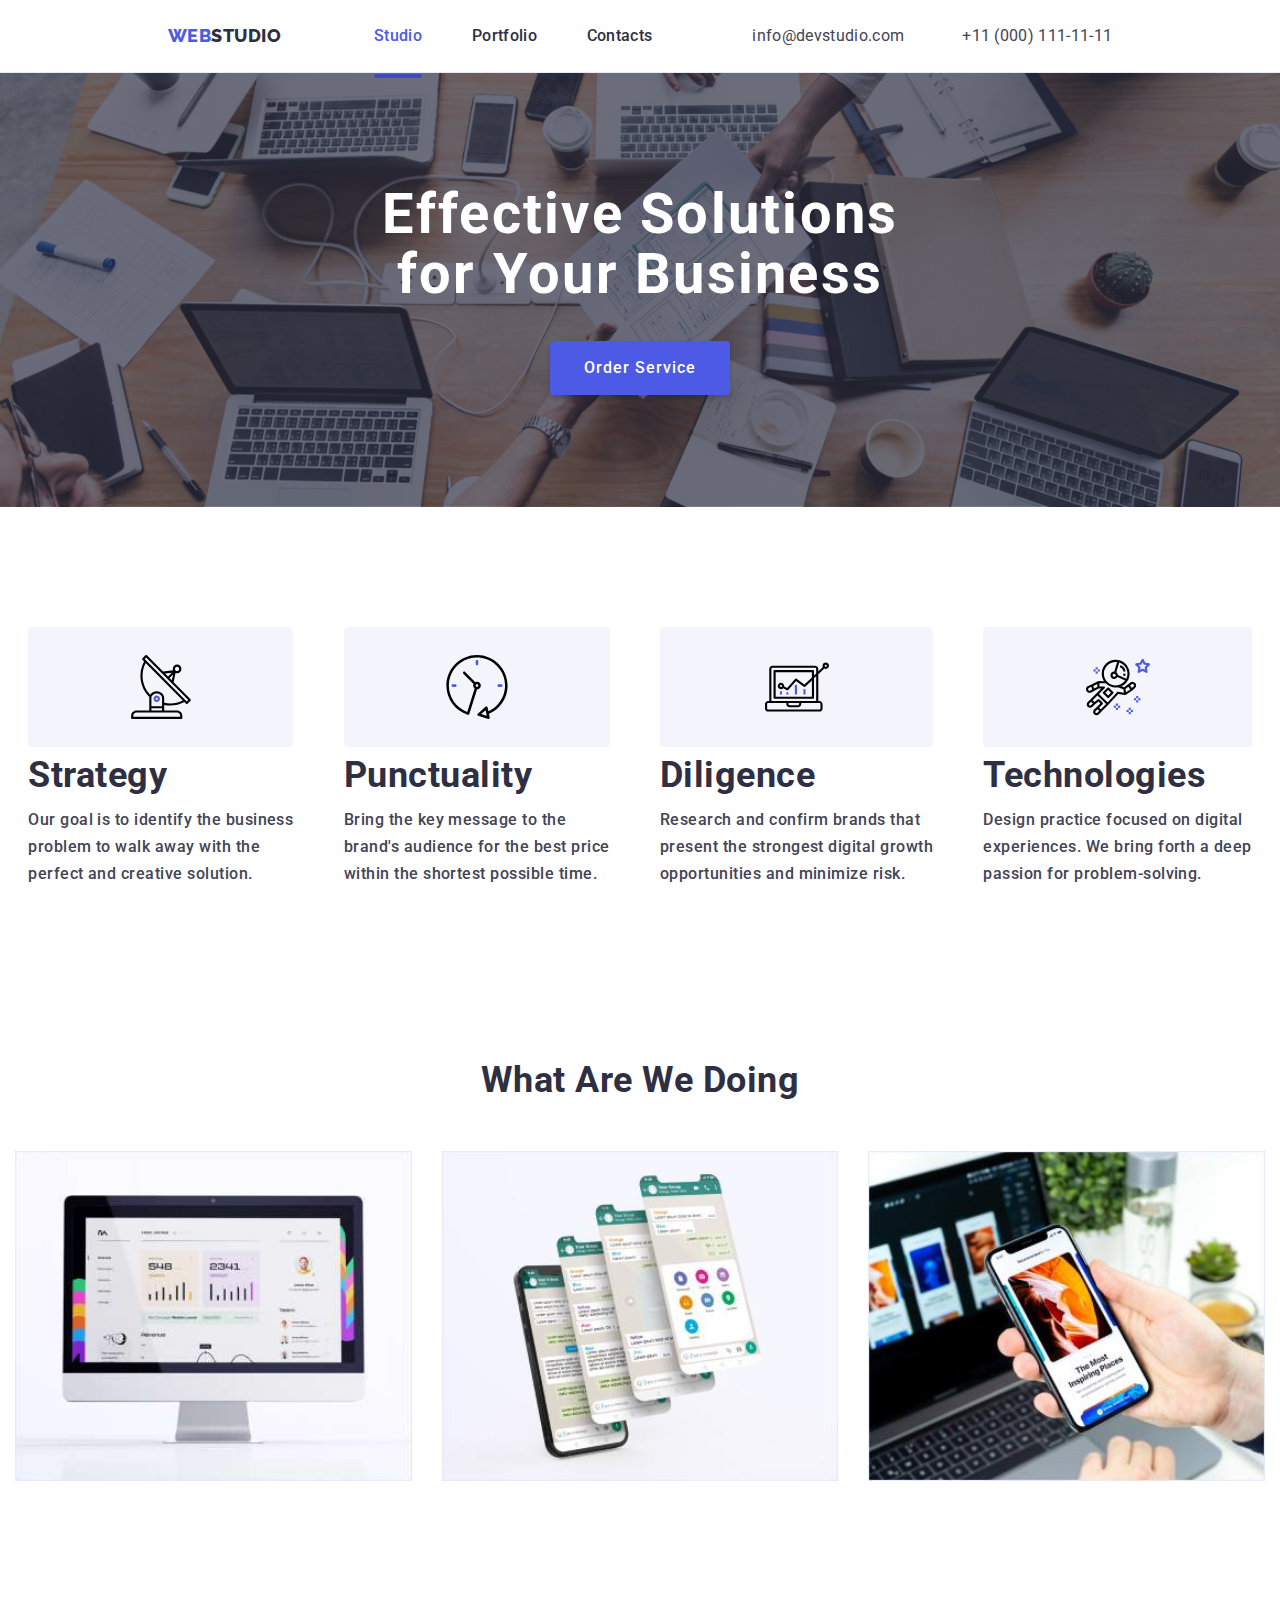
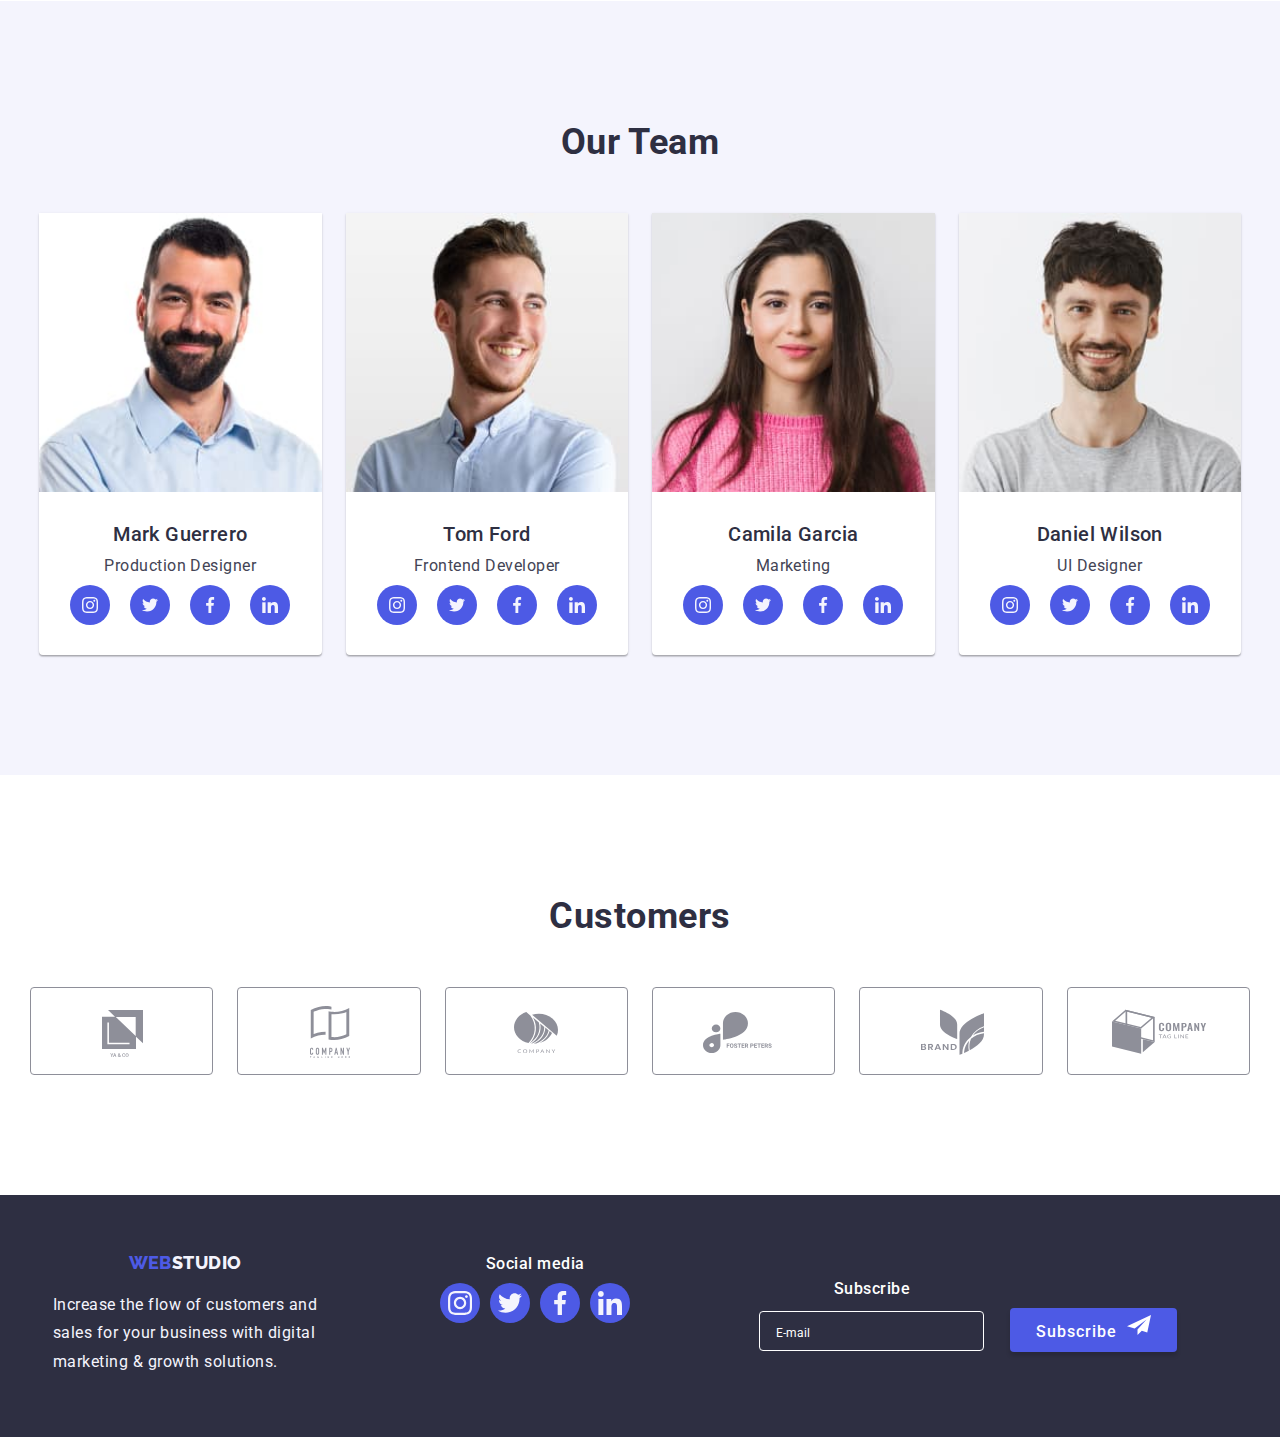
<file: index.html>
<!DOCTYPE html>
<html lang="en">
  <head>
    <meta charset="UTF-8" />
    <meta name="viewport" content="width=device-width, initial-scale=1.0" />
    <title>Studio</title>
    <link rel="preconnect" href="https://fonts.googleapis.com" />
    <link rel="preconnect" href="https://fonts.gstatic.com" crossorigin />
    <link
      href="https://fonts.googleapis.com/css2?family=Raleway:wght@800&family=Roboto:wght@400;500;700;900&display=swap"
      rel="stylesheet"
    />
    <link
      rel="stylesheet"
      href="https://cdnjs.cloudflare.com/ajax/libs/modern-normalize/2.0.0/modern-normalize.min.css"
      referrerpolicy="no-referrer"
    />
    <link rel="stylesheet" href="css/styles.css" />
  </head>
  <body>
    <!-- Header -->
    <header class="page-header">
      <div class="container menu">
        <!--from head-container to container menu -->
        <nav class="navigation">
          <!-- form nav-header to navigation -->
          <a class="logo-link link" href="index.html">
            <span class="logo">WEB</span><span class="studio">STUDIO</span></a
          >
          <!-- from logo-link to logo-link link -->
          <ul class="nav-menu list">
            <li class="item">
              <!-- *NOTE! all li has class=item -->
              <a class="page current link" href="index.html">Studio</a>
            </li>
            <li class="item">
              <a class="page link" href="porfolio.html">Portfolio</a>
              <!-- from page to page link -->
            </li>
            <li class="item">
              <a class="page link" href="">Contacts</a>
            </li>
          </ul>
        </nav>
        <ul class="contacts-menu list">
          <li class="item">
            <a class="contact link" href="mailto:info@devstudio.com"
              >info@devstudio.com</a
            >
            <!-- from item to contact link -->
          </li>
          <li class="item">
            <a class="contact link" href="tel:+110001111111"
              >+11 (000) 111-11-11</a
            >
          </li>
        </ul>

        <!-- hamburger button -->

        <button
          class="menu-toggle js-open-menu"
          aria-expanded="false"
          aria-controls="mobile-menu"
        >
          <svg class="menu-icon" width="32" height="32">
            <use href="./images/icons.svg#hamburger-open"></use>
          </svg>
        </button>

        <div class="menu-container js-menu-container" id="mobile-menu">
          <button class="menu-toggle js-close-menu">
            <svg width="32" height="32">
              <use href="./images/icons.svg#hamburger-close"></use>
            </svg>
          </button>

          <!-- mobile menu -->
          <ul class="mobile-menu list">
            <li class="mobile-item">
              <!-- *NOTE! all li has class=item -->
              <a class="mobile-link current" href="index.html">Studio</a>
            </li>
            <li class="mobile-item">
              <a class="mobile-link" href="porfolio.html">Portfolio</a>
              <!-- from page to page link -->
            </li>
            <li class="mobile-item">
              <a class="mobile-link" href="">Contacts</a>
            </li>
          </ul>

          <div>
            <a class="mobile-contact current link" href="tel:+110001111111"
              >+11 (000) 111-11-11</a
            >
            <a class="mobile-contact link" href="mailto:info@devstudio.com"
              >info@devstudio.com</a
            >
          </div>
          <ul class="mobile-social-team list">
            <li class="mobile-icon-item">
              <a
                href="https://www.linked.com"
                target="_blank"
                rel="no-referrer noopener"
                class="link"
                aria-label="link to Instagram"
                ><svg class="icon" width="16px" height="16px">
                  <use href="./images/icons.svg#instagram-logo"></use>
                </svg>
              </a>
            </li>
            <li class="mobile-icon-item">
              <a
                href="https://www.twitter.com"
                target="_blank"
                rel="no-referrer noopener"
                class="link"
                aria-label="link to Twitter"
                ><svg class="icon" width="16px" height="16px">
                  <use href="./images/icons.svg#twitter-logo"></use>
                </svg>
              </a>
            </li>
            <li class="mobile-icon-item">
              <a
                href="https://www.linked.com"
                target="_blank"
                rel="no-referrer noopener"
                class="link"
                aria-label="link to Facebook"
                ><svg class="icon" width="16px" height="16px">
                  <use href="./images/icons.svg#facebook-logo"></use>
                </svg>
              </a>
            </li>
            <li class="mobile-icon-item">
              <a
                href="https://www.linked.com"
                target="_blank"
                rel="no-referrer noopener"
                class="link"
                aria-label="link to Linkedin"
                ><svg class="icon" width="16px" height="16px">
                  <use href="./images/icons.svg#linkedin-logo"></use>
                </svg>
              </a>
            </li>
          </ul>
        </div>
      </div>
    </header>
    <!-- Main -->
    <main>
      <!-- hero section -->
      <section class="hero">
        <div class="container">
          <!-- from hero-container to container -->
          <h1 class="hero-title">
            Effective Solutions <br />
            for Your Business
          </h1>
          <button class="button primary" type="button" data-modal-open>
            Order Service
          </button>
        </div>
      </section>

      <!-- Advantages -->

      <!-- Features -->
      <section class="section">
        <div class="container">
          <!-- from feature-container to container -->
          <ul class="benefits list">
            <li class="item">
              <div class="icon">
                <svg class="anthena-logo" width="64px" height="64px">
                  <use href="./images/icons.svg#anthena-logo"></use>
                </svg>
              </div>
              <!-- all li has class=item -->
              <h3 class="title">Strategy</h3>
              <p class="description">
                Our goal is to identify the business
                <br />
                problem to walk away with the
                <br />
                perfect and creative solution.
              </p>
            </li>
            <li class="item">
              <div class="icon">
                <svg class="anthena-logo" width="64px" height="64px">
                  <use href="./images/icons.svg#clock-logo"></use>
                </svg>
              </div>
              <h3 class="title">Punctuality</h3>
              <p class="description">
                Bring the key message to the
                <br />
                brand's audience for the best price
                <br />
                within the shortest possible time.
              </p>
            </li>
            <li class="item">
              <div class="icon">
                <svg class="anthena-logo" width="64px" height="64px">
                  <use href="./images/icons.svg#diagram-logo"></use>
                </svg>
              </div>
              <h3 class="title">Diligence</h3>
              <p class="description">
                Research and confirm brands that
                <br />
                present the strongest digital growth
                <br />
                opportunities and minimize risk.
              </p>
            </li>
            <li class="item">
              <div class="icon">
                <svg class="anthena-logo" width="64px" height="64px">
                  <use href="./images/icons.svg#astronaut-logo"></use>
                </svg>
              </div>
              <h3 class="title">Technologies</h3>
              <p class="description">
                Design practice focused on digital
                <br />
                experiences. We bring forth a deep
                <br />
                passion for problem-solving.
              </p>
            </li>
          </ul>
        </div>
      </section>

      <!-- What are we doing -->
      <section class="section no-top-padding">
        <!-- from section to section no-top-padding -->
        <div class="container">
          <!-- from what-we-do-container to container -->
          <h2 class="section-title">What Are We Doing</h2>
          <ul class="what-we-do list">
            <li class="item">
              <!-- all li has class=item -->
              <img
                src="./images/computer-img-1.jpg"
                alt="computer img1"
                width="370"
                height="294"
                class="image"
              />
            </li>
            <li class="item">
              <img
                src="./images/computer-img-2.jpg"
                alt="computer img2"
                width="370"
                height="294"
                class="image"
              />
            </li>
            <li class="item">
              <img
                src="./images/computer-img-3.jpg"
                alt="computer img3"
                width="370"
                height="294"
                class="image"
              />
            </li>
          </ul>
        </div>
      </section>

      <!-- Our Team -->
      <section class="section bg-team">
        <div class="container">
          <!-- from team-container to container -->
          <h2 class="section-title">Our Team</h2>
          <ul class="team list">
            <li class="item">
              <img
                src="./images/img-1.jpg"
                alt="Mark Guerrero"
                width="270"
                height="260"
                class="image"
              />
              <h3 class="name">Mark Guerrero</h3>
              <p class="position">Production Designer</p>

              <ul class="social-team list">
                <li class="icon-item">
                  <a
                    href="https://www.linked.com"
                    target="_blank"
                    rel="no-referrer noopener"
                    class="link"
                    aria-label="link to Instagram"
                    ><svg class="icon" width="16px" height="16px">
                      <use href="./images/icons.svg#instagram-logo"></use>
                    </svg>
                  </a>
                </li>
                <li class="icon-item">
                  <a
                    href="https://www.twitter.com"
                    target="_blank"
                    rel="no-referrer noopener"
                    class="link"
                    aria-label="link to Twitter"
                    ><svg class="icon" width="16px" height="16px">
                      <use href="./images/icons.svg#twitter-logo"></use>
                    </svg>
                  </a>
                </li>
                <li class="icon-item">
                  <a
                    href="https://www.linked.com"
                    target="_blank"
                    rel="no-referrer noopener"
                    class="link"
                    aria-label="link to Facebook"
                    ><svg class="icon" width="16px" height="16px">
                      <use href="./images/icons.svg#facebook-logo"></use>
                    </svg>
                  </a>
                </li>
                <li class="icon-item">
                  <a
                    href="https://www.linked.com"
                    target="_blank"
                    rel="no-referrer noopener"
                    class="link"
                    aria-label="link to Linkedin"
                    ><svg class="icon" width="16px" height="16px">
                      <use href="./images/icons.svg#linkedin-logo"></use>
                    </svg>
                  </a>
                </li>
              </ul>
            </li>
            <li class="item">
              <img
                src="./images/img-2.jpg"
                alt="Tom Ford"
                width="270"
                height="260"
                class="image"
              />
              <h3 class="name">Tom Ford</h3>
              <p class="position">Frontend Developer</p>
              <ul class="social-team list">
                <li class="icon-item">
                  <a
                    href="https://www.linked.com"
                    target="_blank"
                    rel="no-referrer noopener"
                    class="link"
                    aria-label="link to Instagram"
                    ><svg class="icon" width="16px" height="16px">
                      <use href="./images/icons.svg#instagram-logo"></use>
                    </svg>
                  </a>
                </li>
                <li class="icon-item">
                  <a
                    href="https://www.twitter.com"
                    target="_blank"
                    rel="no-referrer noopener"
                    class="link"
                    aria-label="link to Twitter"
                    ><svg class="icon" width="16px" height="16px">
                      <use href="./images/icons.svg#twitter-logo"></use>
                    </svg>
                  </a>
                </li>
                <li class="icon-item">
                  <a
                    href="https://www.linked.com"
                    target="_blank"
                    rel="no-referrer noopener"
                    class="link"
                    aria-label="link to Facebook"
                    ><svg class="icon" width="16px" height="16px">
                      <use href="./images/icons.svg#facebook-logo"></use>
                    </svg>
                  </a>
                </li>
                <li class="icon-item">
                  <a
                    href="https://www.linked.com"
                    target="_blank"
                    rel="no-referrer noopener"
                    class="link"
                    aria-label="link to Linkedin"
                    ><svg class="icon" width="16px" height="16px">
                      <use href="./images/icons.svg#linkedin-logo"></use>
                    </svg>
                  </a>
                </li>
              </ul>
            </li>
            <li class="item">
              <img
                src="./images/img-3.jpg"
                alt="Camila Garcia"
                width="270"
                height="260"
                class="image"
              />
              <h3 class="name">Camila Garcia</h3>
              <p class="position">Marketing</p>
              <ul class="social-team list">
                <li class="icon-item">
                  <a
                    href="https://www.linked.com"
                    target="_blank"
                    rel="no-referrer noopener"
                    class="link"
                    aria-label="link to Instagram"
                    ><svg class="icon" width="16px" height="16px">
                      <use href="./images/icons.svg#instagram-logo"></use>
                    </svg>
                  </a>
                </li>
                <li class="icon-item">
                  <a
                    href="https://www.twitter.com"
                    target="_blank"
                    rel="no-referrer noopener"
                    class="link"
                    aria-label="link to Twitter"
                    ><svg class="icon" width="16px" height="16px">
                      <use href="./images/icons.svg#twitter-logo"></use>
                    </svg>
                  </a>
                </li>
                <li class="icon-item">
                  <a
                    href="https://www.linked.com"
                    target="_blank"
                    rel="no-referrer noopener"
                    class="link"
                    aria-label="link to Facebook"
                    ><svg class="icon" width="16px" height="16px">
                      <use href="./images/icons.svg#facebook-logo"></use>
                    </svg>
                  </a>
                </li>
                <li class="icon-item">
                  <a
                    href="https://www.linked.com"
                    target="_blank"
                    rel="no-referrer noopener"
                    class="link"
                    aria-label="link to Linkedin"
                    ><svg class="icon" width="16px" height="16px">
                      <use href="./images/icons.svg#linkedin-logo"></use>
                    </svg>
                  </a>
                </li>
              </ul>
            </li>
            <li class="item">
              <img
                src="./images/img-4.jpg"
                alt="Daniel Wilson"
                width="270"
                height="260"
                class="image"
              />
              <h3 class="name">Daniel Wilson</h3>
              <p class="position">UI Designer</p>
              <ul class="social-team list">
                <li class="icon-item">
                  <a
                    href="https://www.linked.com"
                    target="_blank"
                    rel="no-referrer noopener"
                    class="link"
                    aria-label="link to Instagram"
                    ><svg class="icon" width="16px" height="16px">
                      <use href="./images/icons.svg#instagram-logo"></use>
                    </svg>
                  </a>
                </li>
                <li class="icon-item">
                  <a
                    href="https://www.twitter.com"
                    target="_blank"
                    rel="no-referrer noopener"
                    class="link"
                    aria-label="link to Twitter"
                    ><svg class="icon" width="16px" height="16px">
                      <use href="./images/icons.svg#twitter-logo"></use>
                    </svg>
                  </a>
                </li>
                <li class="icon-item">
                  <a
                    href="https://www.linked.com"
                    target="_blank"
                    rel="no-referrer noopener"
                    class="link"
                    aria-label="link to Facebook"
                    ><svg class="icon" width="16px" height="16px">
                      <use href="./images/icons.svg#facebook-logo"></use>
                    </svg>
                  </a>
                </li>
                <li class="icon-item">
                  <a
                    href="https://www.linked.com"
                    target="_blank"
                    rel="no-referrer noopener"
                    class="link"
                    aria-label="link to Linkedin"
                    ><svg class="icon" width="16px" height="16px">
                      <use href="./images/icons.svg#linkedin-logo"></use>
                    </svg>
                  </a>
                </li>
              </ul>
            </li>
          </ul>
        </div>
      </section>
    </main>

    <section class="section">
      <div class="container">
        <h2 class="section-title">Customers</h2>
        <ul class="partners list">
          <li class="item">
            <a class="link" href="" aria-label="client-1"
              ><svg class="icon" width="104px" height="56px">
                <use href="./images/icons.svg#client-1"></use>
              </svg>
            </a>
          </li>
          <li class="item">
            <a class="link" href="" aria-label="client-2"
              ><svg class="icon" width="104px" height="56px">
                <use href="./images/icons.svg#client-2"></use>
              </svg>
            </a>
          </li>
          <li class="item">
            <a class="link" href="" aria-label="client-3"
              ><svg class="icon" width="104px" height="56px">
                <use href="./images/icons.svg#client-3"></use>
              </svg>
            </a>
          </li>
          <li class="item">
            <a class="link" href="" aria-label="client-4"
              ><svg class="icon" width="104px" height="56px">
                <use href="./images/icons.svg#client-4"></use>
              </svg>
            </a>
          </li>
          <li class="item">
            <a class="link" href="" aria-label="client-5"
              ><svg class="icon" width="104px" height="56px">
                <use href="./images/icons.svg#client-5"></use>
              </svg>
            </a>
          </li>
          <li class="item">
            <a class="link" href="" aria-label="client-6"
              ><svg class="icon" width="104px" height="56px">
                <use href="./images/icons.svg#client-6"></use>
              </svg>
            </a>
          </li>
        </ul>
      </div>
    </section>

    <!-- Footer -->
    <footer class="page-footer">
      <div class="container">
        <div class="footer">
          <!-- web studio -->
          <div class="footer-first">
            <div class="footer-address">
              <!-- from footer-container to container -->
              <a class="logo-link link" href="index.html">
                <span class="logo">WEB</span
                ><span class="studio-2">STUDIO</span>
              </a>
              <!-- from logo-link to logo-link footer link -->
              <p class="footer-description">
                Increase the flow of customers and
                <br />
                sales for your business with digital
                <br />
                marketing & growth solutions.
              </p>
            </div>
            <!-- soc-med -->
            <div class="footer-block">
              <b class="footer-heading">Social media</b>
              <ul class="social-footer list">
                <li class="icon-item">
                  <a
                    href="https://www.instagram.com"
                    target="_blank"
                    rel="no-referrer noopener"
                    class="link"
                    aria-label="link to Instagram"
                    ><svg class="icon" width="16px" height="16px">
                      <use href="./images/icons.svg#instagram-logo"></use>
                    </svg>
                  </a>
                </li>
                <li class="icon-item">
                  <a
                    href="https://www.twitter.com"
                    target="_blank"
                    rel="no-referrer noopener"
                    class="link"
                    aria-label="link to Twitter"
                    ><svg class="icon" width="16px" height="16px">
                      <use href="./images/icons.svg#twitter-logo"></use>
                    </svg>
                  </a>
                </li>
                <li class="icon-item">
                  <a
                    href="https://www.facebook.com"
                    target="_blank"
                    rel="no-referrer noopener"
                    class="link"
                    aria-label="link to Facebook"
                    ><svg class="icon" width="16px" height="16px">
                      <use href="./images/icons.svg#facebook-logo"></use>
                    </svg>
                  </a>
                </li>
                <li class="icon-item">
                  <a
                    href="https://www.linked.com"
                    target="_blank"
                    rel="no-referrer noopener"
                    class="link"
                    aria-label="link to Linkedin"
                    ><svg class="icon" width="16px" height="16px">
                      <use href="./images/icons.svg#linkedin-logo"></use>
                    </svg>
                  </a>
                </li>
              </ul>
            </div>
          </div>
          <div class="footer-subscribe">
            <div class="footer-block last">
              <b class="footer-heading">Subscribe</b>
              <form name="footer-studio" class="footer-form">
                <input
                  class="form-input"
                  name="user-email"
                  type="email"
                  placeholder="E-mail"
                />
              </form>
            </div>
            <div>
              <button class="subscribe button" type="submit">
                Subscribe<svg class="send" width="24px" height="24px">
                  <use href="./images/icons.svg#send-button"></use>
                </svg>
              </button>
            </div>
          </div>
        </div>
      </div>
    </footer>

    <div class="backdrop is-hidden" data-modal>
      <div class="modal">
        <button class="modal-close" type="button" data-modal-close>
          <svg class="close-icon" width="8px" height="8px">
            <use href="./images/icons.svg#close-button"></use>
          </svg>
        </button>

        <!-- form -->

        <h2 class="form-title">
          Leave your contacts and we will call you back
        </h2>
        <form name="hero-button" class="form-hero">
          <!-- Name -->
          <label class="form-field">
            <span class="form-label">Name</span>
            <input class="form-input" type="text" name="user-name" />
            <svg class="icon" width="18px" height="24px">
              <use href="./images/icons.svg#username-logo"></use>
            </svg>
          </label>
          <!-- Phone -->
          <label class="form-field">
            <span class="form-label">Phone</span>
            <input class="form-input" type="tel" name="user-phone" />
            <svg class="icon" width="18px" height="24px">
              <use href="./images/icons.svg#phone-logo"></use>
            </svg>
          </label>
          <!-- Email -->
          <label class="form-field">
            <span class="form-label">Email</span>
            <input class="form-input" type="email" name="user-email" />
            <svg class="icon" width="18px" height="24px">
              <use href="./images/icons.svg#mail-logo"></use>
            </svg>
          </label>
          <!-- Comment -->
          <label class="form-field">
            <span class="form-label">Comment</span>
            <textarea
              rows="8"
              name="feedback"
              class="form-textarea"
              placeholder="Text input"
            ></textarea>
          </label>

          <label class="agree-check">
            <input class="checkmark" type="checkbox" name="agreement" />
            <svg
              class="check-icon"
              width="16px"
              height="16px"
              aria-hidden="true"
            >
              <use href="./images/icons.svg#checkbox-logo"></use>
            </svg>
            <span class="form-label">
              I accept the terms and conditions of the
              <a href="">Privacy Policy</a></span
            >
          </label>
          <button class="button submit" type="submit">Send</button>
        </form>
      </div>
    </div>

    <script src="./js/modal.js"></script>
    <script src="js/mobile-menu.js"></script>
  </body>
</html>
</file>
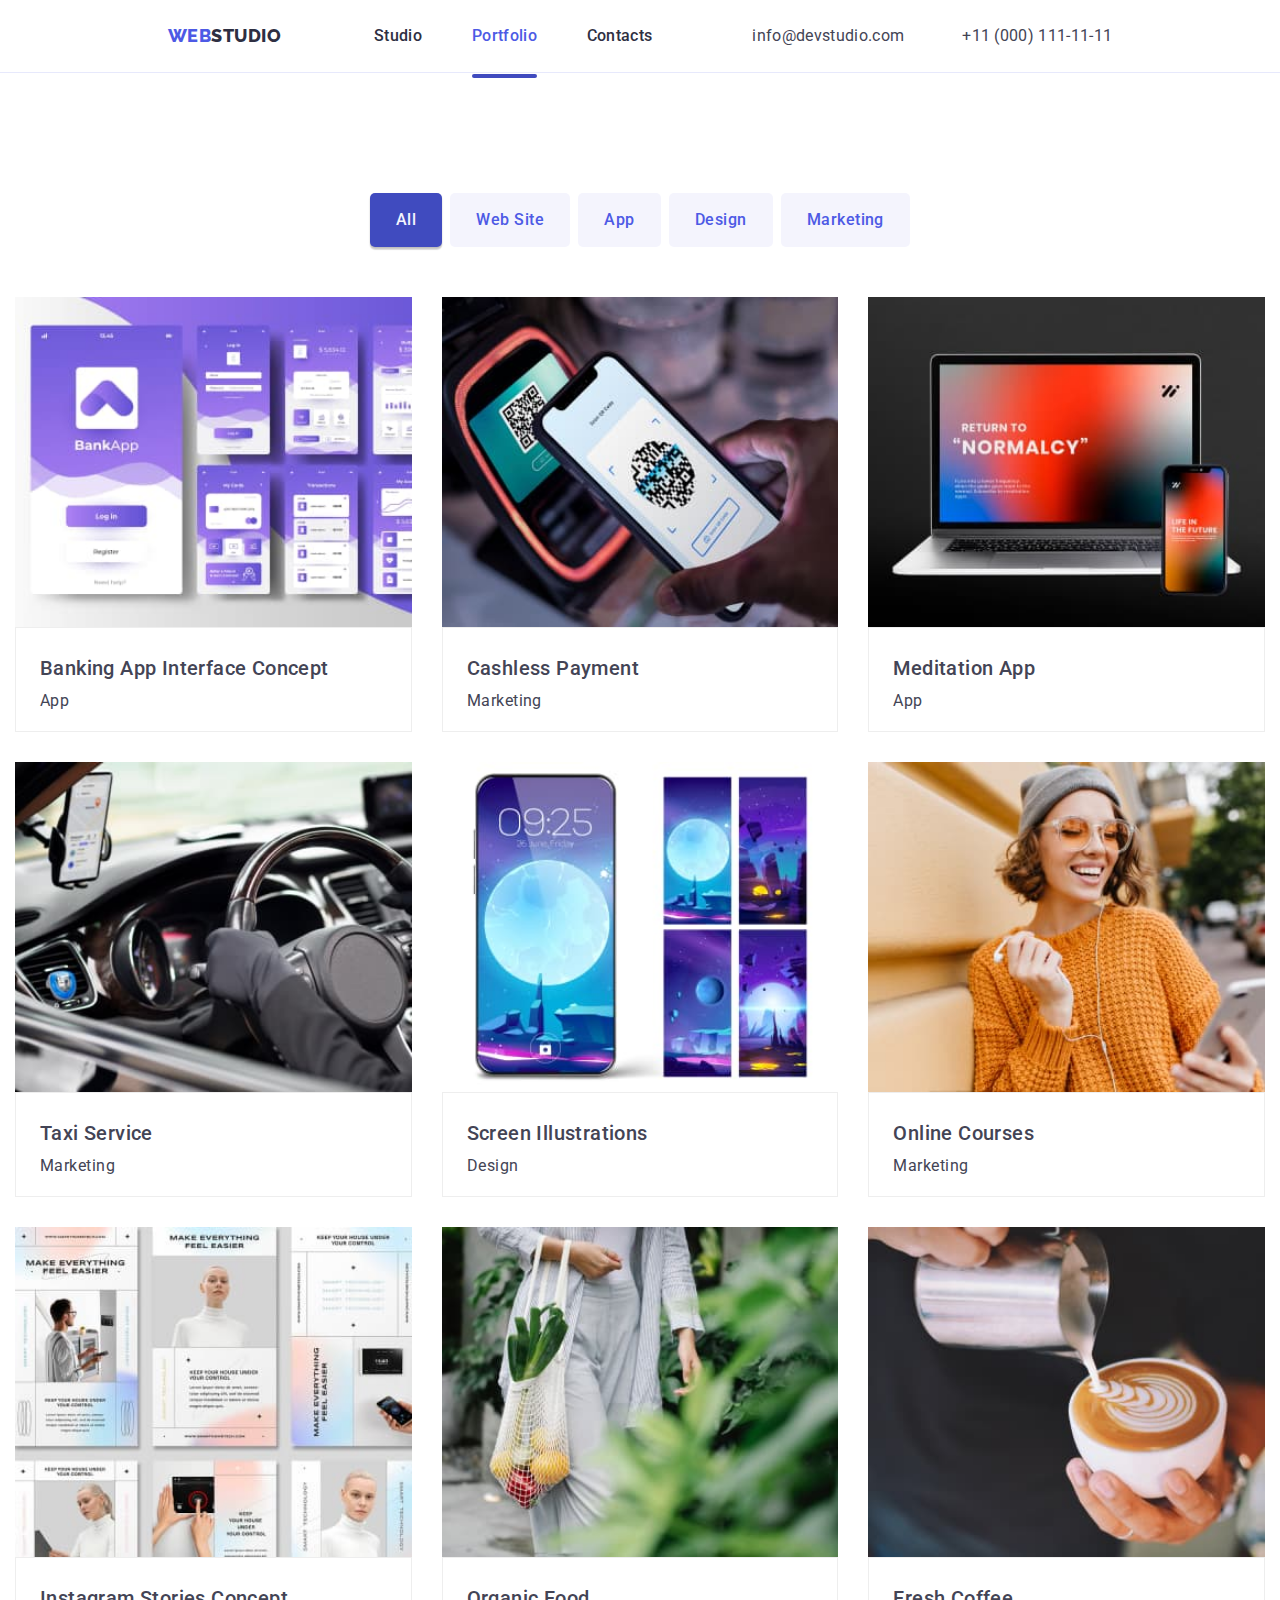
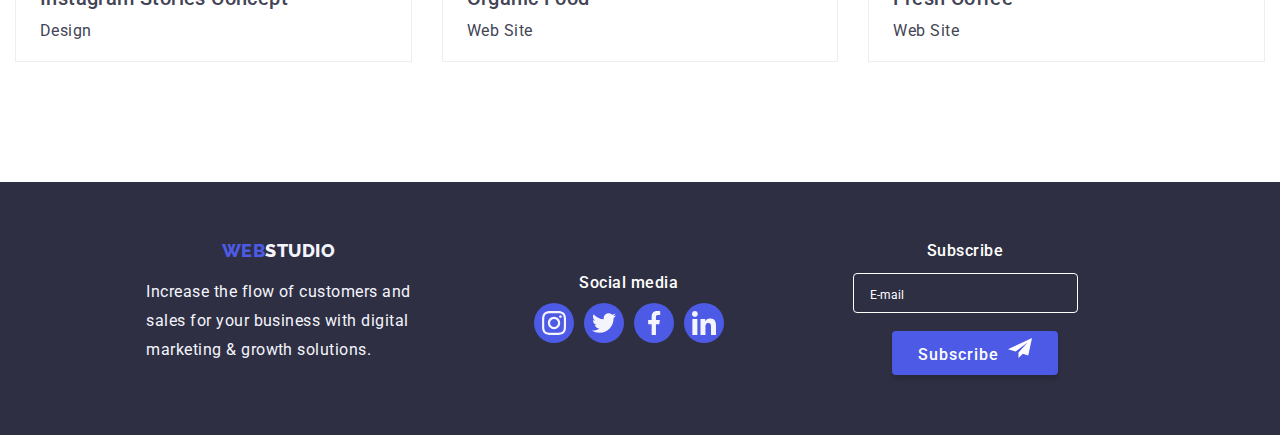
<file: porfolio.html>
<!DOCTYPE html>
<html lang="en">
  <head>
    <meta charset="UTF-8" />
    <meta name="viewport" content="width=device-width, initial-scale=1.0" />
    <title>Portfolio</title>
    <link rel="preconnect" href="https://fonts.googleapis.com" />
    <link rel="preconnect" href="https://fonts.gstatic.com" crossorigin />
    <link
      href="https://fonts.googleapis.com/css2?family=Raleway:wght@800&family=Roboto:wght@400;500;700;900&display=swap"
      rel="stylesheet"
    />
    <link
      rel="stylesheet"
      href="https://cdnjs.cloudflare.com/ajax/libs/modern-normalize/2.0.0/modern-normalize.min.css"
    />
    <link rel="stylesheet" href="css/styles.css" />
  </head>
  <body>
    <header class="page-header">
      <div class="container menu">
        <nav class="navigation">
          <a class="logo-link link" href="index.html">
            <span class="logo">WEB</span><span class="studio">STUDIO</span></a
          >
          <ul class="nav-menu list">
            <li class="item">
              <a class="page link" href="index.html">Studio</a>
            </li>
            <li class="item">
              <a class="page current link" href="porfolio.html">Portfolio</a>
            </li>
            <li class="item">
              <a class="page link" href="">Contacts</a>
            </li>
          </ul>
        </nav>
        <ul class="contacts-menu list">
          <li class="item">
            <a class="contact link" href="mailto:info@devstudio.com"
              >info@devstudio.com</a
            >
          </li>
          <li class="item">
            <a class="contact link" href="tel:+110001111111"
              >+11 (000) 111-11-11</a
            >
          </li>
        </ul>
      </div>
    </header>

    <!-- Hero Section -->

    <main>
      <!-- button section -->
      <section class="section">
        <!-- from bg-portfolio to section -->
        <div class="container">
          <!-- from filters-container to container -->
          <ul class="filters list">
            <li class="space">
              <button class="button filter current" type="button">All</button>
            </li>
            <!-- main li add class=space -->
            <li class="space">
              <button class="button filter" type="button">Web Site</button>
            </li>
            <li class="space">
              <button class="button filter" type="button">App</button>
            </li>
            <li class="space">
              <button class="button filter" type="button">Design</button>
            </li>
            <li class="space">
              <button class="button filter" type="button">Marketing</button>
            </li>
          </ul>

          <!-- project -->
          <!-- removed project-container container -->
          <ul class="projects list">
            <!-- from project-list to projects-list -->
            <li class="project-card">
              <a class="page link" href="">
                <div class="overlay">
                  <img
                    src="images/img-5.jpg"
                    alt="Banking App Interface"
                    width="370"
                    height="294"
                    class="image"
                  />
                  <p class="overlay-text">
                    Lorem ipsum dolor sit amet consectetur adipisicing elit.
                    Dignissimos fuga neque veritatis esse officiis nam quam
                    aliquid eaque vel laboriosam.
                  </p>
                </div>
                <div class="substrate">
                  <!-- added class=substrate -->
                  <h2 class="name">Banking App Interface Concept</h2>
                  <p class="type">App</p>
                </div>
              </a>
            </li>
            <li class="project-card">
              <a class="page link" href="">
                <div class="overlay">
                  <img
                    src="images/img-6.jpg"
                    alt="Cashless Payment"
                    width="370"
                    height="294"
                    class="image"
                  />
                  <p class="overlay-text">
                    Lorem ipsum dolor sit amet consectetur adipisicing elit.
                    Dignissimos fuga neque veritatis esse officiis nam quam
                    aliquid eaque vel laboriosam.
                  </p>
                </div>
                <div class="substrate">
                  <h2 class="name">Cashless Payment</h2>
                  <p class="type">Marketing</p>
                </div>
              </a>
            </li>
            <li class="project-card">
              <a class="page link" href="">
                <div class="overlay">
                  <img
                    src="images/img-7.jpg"
                    alt="Meditation App"
                    width="370"
                    height="294"
                    class="image"
                  />
                  <p class="overlay-text">
                    Lorem ipsum dolor sit amet consectetur adipisicing elit.
                    Dignissimos fuga neque veritatis esse officiis nam quam
                    aliquid eaque vel laboriosam.
                  </p>
                </div>
                <div class="substrate">
                  <h2 class="name">Meditation App</h2>
                  <p class="type">App</p>
                </div>
              </a>
            </li>
            <li class="project-card">
              <a class="page link" href="">
                <div class="overlay">
                  <img
                    src="images/img-8.jpg"
                    alt="Taxi Service"
                    width="370"
                    height="294"
                    class="image"
                  />
                  <p class="overlay-text">
                    Lorem ipsum dolor sit amet consectetur adipisicing elit.
                    Dignissimos fuga neque veritatis esse officiis nam quam
                    aliquid eaque vel laboriosam.
                  </p>
                </div>
                <div class="substrate">
                  <h2 class="name">Taxi Service</h2>
                  <p class="type">Marketing</p>
                </div>
              </a>
            </li>
            <li class="project-card">
              <a class="page link" href="">
              <div class="overlay">
                <img
                  src="images/img-9.jpg"
                  alt="Screen Illustrations"
                  width="370"
                  height="294"
                  class="image"
                />
                <p class="overlay-text">
                  Lorem ipsum dolor sit amet consectetur adipisicing elit.
                  Dignissimos fuga neque veritatis esse officiis nam quam
                  aliquid eaque vel laboriosam.
                </p>
              </div>
              <div class="substrate">
                <h2 class="name">Screen Illustrations</h2>
                <p class="type">Design</p>
              </div>
            </a>
            </li>
            <li class="project-card">
              <a class="page link" href="">
              <div class="overlay">
                <img
                  src="images/img-10.jpg"
                  alt="Online Courses"
                  width="370"
                  height="294"
                  class="image"
                />
                <p class="overlay-text">
                  Lorem ipsum dolor sit amet consectetur adipisicing elit.
                  Dignissimos fuga neque veritatis esse officiis nam quam
                  aliquid eaque vel laboriosam.
                </p>
              </div>
              <div class="substrate">
                <h2 class="name">Online Courses</h2>
                <p class="type">Marketing</p>
              </div>
            </a>
            </li>
            <li class="project-card">
              <a class="page link" href="">
              <div class="overlay">
                <img
                  src="images/img-11.jpg"
                  alt="Instagram Stories"
                  width="370"
                  height="294"
                  class="image"
                />
                <p class="overlay-text">
                  Lorem ipsum dolor sit amet consectetur adipisicing elit.
                  Dignissimos fuga neque veritatis esse officiis nam quam
                  aliquid eaque vel laboriosam.
                </p>
              </div>
              <div class="substrate">
                <h2 class="name">Instagram Stories Concept</h2>
                <p class="type">Design</p>
              </div>
            </li>
          </a>
            <li class="project-card">
              <a class="page link" href="">
              <div class="overlay">
                <img
                  src="images/img-12.jpg"
                  alt="Organic Food"
                  width="370"
                  height="294"
                  class="image"
                />
                <p class="overlay-text">
                  Lorem ipsum dolor sit amet consectetur adipisicing elit.
                  Dignissimos fuga neque veritatis esse officiis nam quam
                  aliquid eaque vel laboriosam.
                </p>
              </div>
              <div class="substrate">
                <h2 class="name">Organic Food</h2>
                <p class="type">Web Site</p>
              </div>
            </a>
            </li>
            <li class="project-card">
              <a class="page link" href="">
              <div class="overlay">
                <img
                  src="images/img-13.jpg"
                  alt="Fresh Coffee"
                  width="370"
                  height="294"
                />
                <p class="overlay-text">
                  Lorem ipsum dolor sit amet consectetur adipisicing elit.
                  Dignissimos fuga neque veritatis esse officiis nam quam
                  aliquid eaque vel laboriosam.
                </p>
              </div>
              <div class="substrate">
                <h2 class="name">Fresh Coffee</h2>
                <p class="type">Web Site</p>
              </div>
            </a>
            </li>
          </ul>
        </div>
      </section>
    </main>

    <!-- footer -->
    <footer class="page-footer">
      <div class="container">
        <div class="footer">
          <!-- web studio -->
          <div class="footer-address">
            <!-- from footer-container to container -->
            <a class="logo-link link" href="index.html">
              <span class="logo">WEB</span><span class="studio-2">STUDIO</span>
            </a>
            <!-- from logo-link to logo-link footer link -->
            <p class="footer-description">
              Increase the flow of customers and
              <br />
              sales for your business with digital
              <br />
              marketing & growth solutions.
            </p>
          </div>
          <!-- soc-med -->
          <div class="footer-block">
            <b class="footer-heading">Social media</b>
            <ul class="social-footer list">
              <li class="icon-item">
                <a
                  href="https://www.instagram.com"
                  target="_blank"
                  rel="no-referrer noopener"
                  class="link"
                  aria-label="link to Instagram"
                  ><svg class="icon" width="16px" height="16px">
                    <use href="./images/icons.svg#instagram-logo"></use>
                  </svg>
                </a>
              </li>
              <li class="icon-item">
                <a
                  href="https://www.twitter.com"
                  target="_blank"
                  rel="no-referrer noopener"
                  class="link"
                  aria-label="link to Twitter"
                  ><svg class="icon" width="16px" height="16px">
                    <use href="./images/icons.svg#twitter-logo"></use>
                  </svg>
                </a>
              </li>
              <li class="icon-item">
                <a
                  href="https://www.facebook.com"
                  target="_blank"
                  rel="no-referrer noopener"
                  class="link"
                  aria-label="link to Facebook"
                  ><svg class="icon" width="16px" height="16px">
                    <use href="./images/icons.svg#facebook-logo"></use>
                  </svg>
                </a>
              </li>
              <li class="icon-item">
                <a
                  href="https://www.linked.com"
                  target="_blank"
                  rel="no-referrer noopener"
                  class="link"
                  aria-label="link to Linkedin"
                  ><svg class="icon" width="16px" height="16px">
                    <use href="./images/icons.svg#linkedin-logo"></use>
                  </svg>
                </a>
              </li>
            </ul>
          </div>
          <div class="footer-block">
            <b class="footer-heading">Subscribe</b>
            <form name="footer-studio" class="footer-form">
              <input
                class="form-input"
                name="user-email"
                type="email"
                placeholder="E-mail"
              />
              <button class="subscribe button" type="submit">
                Subscribe<svg class="send" width="24px" height="24px">
                  <use href="./images/icons.svg#send-button"></use>
                </svg>
              </button>
            </form>
          </div>
        </div>
      </div>
    </footer>

  </body>
</html>
</file>
<file: css/styles.css>
:root {
  --cloud: #f4f4fd;
  --cornflower: #e7e9fc;
  --white: #fff;
  --dairy: #fcfcfc;
  --ocean: #404bbf;
  --iris: #4d5ae5;
  --slate: #434455;
  --navyblue: #2e2f42;
  --grey: #2e2f42;
  --lightslate: #8e8f99;
  --green: #31d0aa;
}

html {
  box-sizing: border-box;
}
*,
*::after,
*::before {
  box-sizing: inherit;
}

body {
  font-family: "Roboto", sans-serif;
  font-size: 16px;
  letter-spacing: 0.03em;
  color: var(--slate);
  background-color: var(--white);
}

p,
h1,
h2,
h3,
h4,
h5,
h6 {
  margin: 0;
}

img {
  display: block;
  width: 100%;
  max-width: 100%;
  height: auto;
}

.list {
  list-style: none;
  padding: 0;
  margin: 0;
}

.social-team .link {
  height: 100%;
  width: 100%;
  display: flex;
  align-items: center;
  justify-content: center;
  border-radius: 50%;
  color: var(--cloud);
  background-color: var(--iris);
  transition: background-color 250ms cubic-bezier(0.4, 0, 0.2, 1);
}

.social-team .link:hover,
.social-footer .link:hover {
  background-color: var(--green);
}

.social-team .icon {
  height: 16px;
  width: 16px;
  fill: currentColor;
}

.link {
  text-decoration: none;
  color: inherit;
}

/* Main Page */
.logo-link {
  display: flex;
  text-decoration: none;
  align-items: center;
  justify-content: center;
}

.logo-link > span {
  font-size: 18px;
  font-weight: 800;
}

.logo,
.studio,
.studio-2 {
  display: inline-block;
  font-family: "Raleway", "sans-serif";
  line-height: 1.2;
}

.logo {
  color: var(--iris);
}

.studio {
  color: var(--navyblue);
}

.studio-2 {
  color: var(--cloud);
}

.page-header {
  border-bottom: 1px solid var(--cornflower);
}

.menu,
.navigation,
.nav-menu {
  display: flex;
  align-items: center;
}

.menu {
  height: 72px;
}

.container.menu {
  justify-content: center;
}

.nav-menu {
  display: none;

  @media screen and (min-width: 768px) {
    display: flex;
  }
}

.contacts-menu {
  display: none;

  @media screen and (min-width: 768px) {
    display: flex;
    flex-direction: column;
  }

  @media screen and (min-width: 1158px) {
    display: flex;
    flex-direction: row;
  }
}

/* .navigation .logo-link {
  display: flex;
} */

.current {
  position: relative;
  color: var(--ocean);
}

.page.current::after {
  position: absolute;
  content: "";
  left: 0;
  bottom: -1px;
  width: 100%;
  height: 4px;
  background-color: var(--ocean);
  border-radius: 4px;
}

.nav-menu .page {
  text-decoration: none;
  font-weight: 500;
  font-size: 16px;
  line-height: 1.14;
  letter-spacing: 0.02em;
  display: block;
  padding-top: 32px;
  padding-bottom: 31px;
  color: var(--navyblue);
  transition: color 250ms cubic-bezier(0.4, 0, 0.2, 1);
}

.contacts-menu {
  gap: 8px;
  margin-left: 100px;
}

.contacts-menu .contact {
  color: var(--navyblue);
  transition: color 250ms cubic-bezier(0.4, 0, 0.2, 1);
}

.nav-menu {
  margin-left: 93px;
}

.nav-menu .page:hover,
.nav-menu .page:focus,
.nav-menu .page.current,
.contacts-menu .contact:hover,
.contacts-menu .contact:focus {
  color: var(--iris);
}

.nav-menu .item:not(:last-child),
.contacts-menu .item:not(:last-child) {
  margin-right: 50px;
}

.contacts-menu .contact {
  text-decoration: none;
  font-weight: 400;
  font-size: 16px;
  line-height: 1.14;
  letter-spacing: 0.02em;
  color: var(--slate);
}

.hero {
  background-image: linear-gradient(
      rgba(46, 47, 66, 0.7),
      rgba(46, 47, 66, 0.7)
    ),
    url(../images/people-office-1.jpg);
  background-repeat: no-repeat;
  background-position: center;
  background-size: cover;
  padding: 112px 0;
  text-align: center;
  margin: 0 auto;
}

.hero-title {
  font-size: 36px;
  text-align: center;
  font-weight: 700;
  line-height: 1.07;
  letter-spacing: 0.04em;
  margin-bottom: 36px;
  color: var(--white);

  @media screen and (min-width: 768px) {
    font-size: 56px;
  }
}

.backdrop {
  position: fixed;
  top: 0;
  left: 0;
  width: 100%;
  height: 100%;
  background-color: rgba(0, 0, 0, 0.2);
  opacity: 1;
  transition: opacity 250ms ease-in-out;
}

.modal {
  position: absolute;
  top: 50%;
  left: 50%;
  width: 408px;
  height: 584px;
  padding: 0 24px 24px 24px;
  border-radius: 4px;
  background-color: var(--white);
  transform: translate(-50%, -50%) scale(1);
  transition: transform 250ms cubic-bezier(0.4, 0, 0.2, 1);

  @media screen and (min-width: 428px) {
    height: auto;
  }
}

.backdrop.is-hidden .modal {
  transform: translate(-50%, -50%) scale(0);
}

.modal-close {
  position: absolute;
  top: 24px;
  right: 24px;
  padding: 0;
  display: flex;
  justify-content: center;
  align-items: center;
  width: 24px;
  height: 24px;
  color: var(--navyblue);
  background-color: var(--cornflower);
  border: 1px solid rgba(0, 0, 0, 0.1);
  border-radius: 15px;
  cursor: pointer;
  transition: color, background-color 250ms cubic-bezier(0.4, 0, 0.2, 1);
}

.modal-close:hover,
.modal-close:focus {
  color: var(--white);
  background-color: var(--iris);
}

.close-icon {
  fill: currentColor;
}

.is-hidden {
  visibility: none;
  opacity: 0;
  pointer-events: none;
}

/* form */

.form-title {
  font-size: 16px;
  margin-top: 70px;
  padding-bottom: 32px;
  line-height: 1.5;
  font-weight: 500;
  text-align: center;
}

.form-field {
  display: block;
  position: relative;
  flex-direction: column;

  color: var(--lightslate);
}

.form-field .form-input,
.form-field .form-textarea {
  display: block;
  outline: none;
  width: 100%;
  margin: 0 0 29px 0;
  padding: 11px 16px 11px 40px;
  font-size: 12px;
  border: 1px solid var(--lightslate);
  border-radius: 4px;
  line-height: 0.87px;
  letter-spacing: 0.01em;
  color: var(--navyblue);
  transition: border-color 250ms ease-in-out;
}

.form-field .form-label {
  position: absolute;
  top: -16px;
  font-size: 12px;
  line-height: 0.87;
  letter-spacing: 0.01em;
}

.form-label {
  font-size: 12px;
  font-weight: 400;
  color: var(--lightslate);
}

.form-field .form-textarea {
  padding-left: 16px;
  margin-bottom: 24px;
  font-size: 12px;
  border-radius: 4px;
  height: 150px;
  border: 1px solid var(--lightslate);
}

.form-hero .icon {
  position: absolute;
  top: 50%;
  fill: var(--navyblue);
  left: 12px;
  transition: fill 250ms cubic-bezier(0.4, 0, 0.2, 1);
  transform: translateY(-50%);
}

.form-input:hover + .icon,
.form-input:focus + .icon {
  fill: var(--iris);
  border-color: var(--iris);
}

.form-field .form-input:hover,
.form-field .form-input:focus,
.form-field .form-textarea:hover,
.form-field .form-textarea:focus {
  border-color: var(--iris);
}

.agree-check {
  display: flex;
  align-items: center;
  margin-bottom: 24px;
}

.agree-check .checkmark {
  appearance: none;
}

.agree-check .checkmark:checked + .check-icon {
  background-color: var(--ocean);
  border-color: var(--ocean);
  fill: var(--white);
}

.check-icon {
  fill: none;
  cursor: pointer;
  border-radius: 2px;
  width: 16px;
  height: 16px;
  margin-right: 7px;
  border: 1px solid var(--lightslate);
  transition: border-color 250ms ease-in-out, background-color 250ms ease-in-out,
    fill 250ms ease-in-out;
}

.form-input {
  padding: 14px 16px;
  height: 40px;
  width: 95%;
  border-radius: 4px;
  background-color: transparent;
  color: var(--white);
  border: 1px solid var(--white);
  outline: none;
  margin-top: 3px;
  transition: border 250ms cubic-bezier(0.4, 0, 0.2, 1);
}

.form-input::placeholder {
  font-weight: 400;
  font-size: 12px;
  color: var(--white);
}

.button.submit {
  display: flex;
  align-items: center;
  justify-content: center;
  margin-left: 30%;
  margin-top: 10px;
  width: 40%;
}

/* Benefits */

.benefits .item {
  @media screen and (max-width: 428px) {
    display: flex;
    align-items: center;
    justify-content: center;
    flex-direction: column;
    width: 100%;
  }
  @media screen and(min-width: 768px) {
    flex-basis: calc(100% / 2 - 30px);
  }

  @media screen and(min-width: 1158px) {
    flex-basis: calc(100% / 4 - 60px);
  }
}

.benefits .title {
  font-size: 36px;
  font-weight: 700;
  line-height: 1.14;
  margin-bottom: 10px;
  text-align: center;
  color: var(--navyblue);

  @media screen and (min-width: 768px) {
    text-align: left;
  }
}

.benefits .description {
  font-size: 16px;
  font-weight: 500;
  line-height: 1.71;
  color: var(--slate);
}

.section {
  padding: 96px 0;

  @media screen and (min-width: 1158px) {
    padding: 120px 0;
  }
}

.section.no-top-padding {
  display: none;

  @media screen and (min-width: 1158px) {
    display: unset;
  }
}

.section-title {
  font-size: 36px;
  font-weight: 700;
  line-height: 1.17;
  text-align: center;
  margin-bottom: 50px;
  color: var(--navyblue);
}

.bg-team {
  background-color: var(--cloud);
}

.team .name,
.team .position {
  line-height: 1.2;
  text-align: center;
}

.team .name {
  font-size: 20px;
  font-weight: 500;
  letter-spacing: 0.02em;
  padding-top: 30px;
  padding-bottom: 10px;
  color: var(--navyblue);
}

.team .position {
  font-size: 16px;
  font-weight: 400;
  color: var(--slate);
}

.button {
  font-family: inherit;
  border-color: transparent;
  letter-spacing: 0.03em;
  cursor: pointer;
  font-size: 16px;
  border-radius: 4px;
}

.button.primary,
.button.submit {
  font-weight: 500;
  line-height: 1.87;
  letter-spacing: 0.06em;
  padding: 10px 32px;
  box-shadow: 0px 4px 4px rgba(0, 0, 0, 0.15);
  color: var(--white);
  background-color: var(--iris);
  transition: background-color 250ms cubic-bezier(0.4, 0, 0.2, 1);
}

.button.primary:hover,
.button.primary:focus,
.button.submit:hover,
.button.submit:focus {
  box-shadow: 0px 3px 1px rgba(0, 0, 0, 0.1), 0px 1px 2px rgba(0, 0, 0, 0.08),
    0px 2px 2px rgba(0, 0, 0, 0.12);
  background-color: var(--ocean);
}

.button.filter {
  font-weight: 500;
  font-size: 16px;
  line-height: 1.62;
  padding: 6px 22px;
  background-color: var(--cloud);
  color: var(--iris);
  transition: background-color 250ms cubic-bezier(0.4, 0, 0.2, 1),
    color 250ms cubic-bezier(0.4, 0, 0.2, 1),
    box-shadow 250ms cubic-bezier(0.4, 0, 0.2, 1);
}

.button.filter:hover,
.button.filter:focus,
.button.filter.current {
  box-shadow: 0px 3px 1px rgba(0, 0, 0, 0.1), 0px 1px 2px rgba(0, 0, 0, 0.08),
    0px 2px 2px rgba(0, 0, 0, 0.12);
  color: var(--cloud);
  background-color: var(--ocean);
}

.page-footer {
  padding: 60px 0;
  display: flex;
  align-items: center;
  justify-content: center;
  flex-direction: column;
}

.footer-heading,
.footer-heading {
  color: var(--white);
  font-weight: 500;
}

.logo-link.footer {
  margin-bottom: 20px;
}

.page-footer {
  background: var(--navyblue);
  margin: 0 auto;
}

.footer-description {
  font-size: 16px;
  padding-top: 17px;
  line-height: 1.8;
  color: var(--cloud);
  text-align: justify;
}

/* Portfolio Page */

/* Containers */
.container {
  padding: 0 15px;

  @media screen and (min-width: 428px) {
    width: 428px;
    width: 100%;
  }

  @media screen and (min-width: 768px) {
    width: 768px;
    width: 100%;
  }

  @media screen and (min-width: 1158px) {
    width: 1158px;
    width: 100%;
  }
}

/* Studio */

.benefits {
  display: flex;
  flex-wrap: wrap;
  height: 312px;
  gap: 72px;
  font-weight: 500;
  font-size: 16px;

  @media screen and (max-width: 428px) {
    height: 100%;
  }

  @media screen and (min-width: 768px) {
    flex-direction: column;
    justify-content: space-between;
    align-items: center;
    gap: 24px;
  }
}

.what-we-do {
  display: none;

  @media screen and (min-width: 1158px) {
    display: flex;
    flex-wrap: wrap;
    margin-left: -30px;
    margin-top: -30px;
    padding-bottom: 120px;
  }
}

.what-we-do .item {
  flex-basis: calc(100% / 3 - 30px);
  margin-left: 30px;
  margin-top: 30px;
}

.team {
  display: flex;
  flex-wrap: wrap;
  align-items: center;
  justify-content: center;
  gap: 64px 24px;
}

.team .item {
  display: inline-flex;
  flex-direction: column;
  justify-content: center;
  align-items: center;
  flex-basis: unset;
  padding-bottom: 30px;
  background: var(--white);
  border-radius: 0px 0px 4px 4px;
  box-shadow: 0px 1px 3px rgba(0, 0, 0, 0.12), 0px 1px 1px rgba(0, 0, 0, 0.14),
    0px 2px 1px rgba(0, 0, 0, 0.12);

  @media screen and (min-width: 1158px) {
    flex-basis: calc(100% / 4 - 30px);
  }
}

/* Portfolio */

.filters .space + .space {
  margin-left: 8px;
}

.filters {
  display: flex;
  justify-content: center;
  margin-bottom: 50px;
}

.filters .button.filter {
  padding: 12px 24px;
  border-radius: 5px;
}

.projects {
  display: flex;
  flex-wrap: wrap;
  margin-left: -30px;
  margin-top: -30px;
}

.project .name {
  font-weight: 500;
  font-size: 20px;
  line-height: 2;
  margin-bottom: 4px;
  letter-spacing: 0.06em;
  color: var(--navyblue);
}

.project .type {
  font-size: 16px;
  font-weight: 400;
  line-height: 1.87;
  color: var(--slate);
}

.project-card {
  flex-basis: calc(100% / 3 - 30px);
  margin-left: 30px;
  margin-top: 30px;
  transition: box-shadow 250ms cubic-bezier(0.4, 0, 0.2, 1);
}

.project-card:hover,
.project-card:focus {
  box-shadow: 0px 2px 1px 0px rgba(46, 47, 66, 0.08),
    0px 1px 1px 0px rgba(46, 47, 66, 0.16),
    0px 1px 6px 0px rgba(46, 47, 66, 0.08);
}

.substrate {
  padding: 20px 24px;
  border-top: 0;
  border: 1px solid #eeeeee;
  background-color: var(--white);
}

.substrate .name {
  font-weight: 500;
  font-size: 20px;
  margin-bottom: 4px;
  letter-spacing: 0.4px;
  line-height: 2;
}

.overlay {
  position: relative;
  overflow: hidden;
}

.overlay-text {
  position: absolute;
  top: 0;
  height: 100%;
  width: 100%;
  padding: 40px 32px;
  font-size: 16px;
  color: var(--cloud);
  background-color: var(--iris);
  transform: translateY(101%);
  transition: transform 250ms ease-in-out;
}

.project-card:hover .overlay-text {
  transform: translateY(0);
}

/* icons-logos */

.benefits .icon {
  display: none;

  @media screen and (min-width: 1158px) {
    border-radius: 4px;
    margin-bottom: 8px;
    width: 100%;
    height: 120px;
    display: flex;
    justify-content: center;
    align-items: center;
    background-color: var(--cloud);
  }
}

.social-team.list {
  display: flex;
  justify-content: center;
  gap: 20px;
  padding-top: 10px;
}

.team .icon-item {
  width: 40px;
  height: 40px;
}

.container .partners.list {
  display: flex;
  gap: 72px 24px;
  flex-wrap: wrap;
  align-items: center;
  justify-content: center;

  @media screen and (min-width: 1158px) {
    flex-wrap: nowrap;
  }
}

.partners .item {
  width: calc((100% - 95px) / 2);
  height: 88px;

  @media screen and (min-width: 768px) {
    width: 168px;
  }

  @media screen and (min-width: 1158px) {
    width: calc((100% - 150px) / 6);
  }
}

.partners .icon {
  fill: currentColor;
  transition: fill 250ms cubic-bezier(0.4, 0, 0.2, 1);
}

.partners .link {
  justify-content: center;
  align-items: center;
  display: flex;
  height: 100%;
  width: 100%;
  border-radius: 4px;
  border: 1px solid var(--lightslate);
  color: var(--lightslate);
  transition: border-color 250ms cubic-bezier(0.4, 0, 0.2, 1),
    color 250ms cubic-bezier(0.4, 0, 0.2, 1);
}

.partners .link:hover {
  color: var(--ocean);
  border-color: var(--ocean);
}

.footer-subscribe {
  display: flex;
  align-items: center;
  justify-content: center;
  flex-direction: column;

  @media screen and (min-width: 768px) {
    display: flex;
    flex-direction: row;
    align-items: last baseline;
    justify-content: space-evenly;
  }
}

.footer {
  display: block;
  align-items: center;

  @media screen and (min-width: 768px) {
    .footer-first {
      display: flex;
      justify-content: space-evenly;
      align-items: baseline;
    }
  }

  @media screen and (min-width: 1158px) {
    display: flex;
    flex-wrap: wrap;
    margin-top: -12px;
    margin-left: -50px;
    align-items: center;
    justify-content: center;
  }
}

.footer-address {
  display: flex;
  flex-direction: column;
  align-items: center;
  justify-content: center;
}

.footer-block {
  display: flex;
  align-items: center;
  justify-content: center;
  flex-direction: column;
  margin-top: 72px;
  margin-left: 0;

  @media screen and (min-width: 1158px) {
    margin-top: 12px;
    margin-left: 123px;
  }
}

.social-footer.list {
  display: flex;
  justify-content: flex-start;
  padding-top: 10px;
  gap: 10px;
}

.social-footer .icon-item {
  width: 40px;
  height: 40px;
}

.social-footer .link {
  display: flex;
  align-items: center;
  justify-content: center;
  width: 100%;
  height: 100%;
  border-radius: 50%;
  color: var(--cloud);
  background-color: var(--iris);
  transition: background-color 250ms cubic-bezier(0.4, 0, 0.2, 1);
}

.social-footer .icon {
  height: 24px;
  width: 24px;
  fill: currentColor;
}

.footer-form {
  display: flex;
  flex-direction: column;
  align-items: center;
  margin-top: 10px;
  gap: 16px;
  width: 100%;
  height: 100%;
}

.e-mail {
  display: flex;
  align-items: center;
  justify-self: center;
  border: 1px solid transparent;
  border-radius: 4px;
  padding: 10px;
  font-size: 10px;
  width: 264px;
  height: 40px;
}

.subscribe.button {
  font-weight: 500;
  font-size: 16px;
  line-height: 1.87;
  letter-spacing: 0.06em;
  padding: 3px 24px;
  margin-left: 20px;
  margin-top: 2px;
  box-shadow: 0px 4px 4px rgba(0, 0, 0, 0.15);
  color: var(--white);
  background-color: var(--iris);
  transition: background-color 250ms cubic-bezier(0.4, 0, 0.2, 1);
}

.subscribe.button:hover {
  box-shadow: 0px 3px 1px rgba(0, 0, 0, 0.1), 0px 1px 2px rgba(0, 0, 0, 0.08),
    0px 2px 2px rgba(0, 0, 0, 0.12);
  color: var(--cloud);
  background-color: var(--ocean);
}

.send {
  margin-left: 10px;
  fill: var(--white);
}

.menu .mobile {
  stroke: var(--navyblue);
  display: none;
}

/* burger button */
.menu-toggle {
  display: flex;
  align-items: center;
  justify-content: center;
  margin-left: auto;
  padding: 0;
  background-color: transparent;
  cursor: pointer;
  border: none;
  border-radius: 50%;
  outline: none;
  color: var(--navyblue);

  @media screen and (min-width: 768px) {
    display: none;
  }
}

.menu-toggle.js-close-menu {
  display: flex;
  align-items: center;
  justify-content: center;
  margin-left: auto;
  padding: 0;
  background-color: transparent;
  cursor: pointer;
  border: 1px solid rgba(0, 0, 0, 0.1);
  border-radius: 50%;
  outline: none;
  color: var(--navyblue);

  @media screen and (min-width: 768px) {
    display: none;
  }
}

.menu-icon {
  fill: currentColor;
}

.menu-container {
  display: flex;
  flex-direction: column;
  justify-content: space-between;
  position: fixed;
  top: 0;
  left: 0;
  width: 100vw;
  height: 100vh;
  padding: 80px 0 40px 40px;
  background-color: var(--white);
  z-index: 200;

  transform: translateX(100%);
  transition: transform 250ms cubic-bezier(0.4, 0, 0.2, 1);
}

.menu-container.is-open {
  transform: translateX(0);
}

.js-close-menu {
  position: absolute;
  top: 24px;
  right: 24px;
}

.mobile-menu {
  height: 100%;
  display: flex;
  flex-direction: column;
  gap: 40px;
}

.mobile-item {
  list-style: none;
}

.mobile-link {
  display: block;
  font-weight: 700;
  font-size: 36px;
  line-height: 1.18;
  text-decoration: none;
  color: var(--navyblue);

  transition: color 250ms cubic-bezier(0.4, 0, 0.2, 1);
}

.mobile-contact:not(:last-child) {
  display: block;
  font-weight: 700;
  font-size: 36px;
  line-height: 1.18;
  text-decoration: none;
  color: var(--navyblue);

  transition: color 250ms cubic-bezier(0.4, 0, 0.2, 1);
}

.mobile-contact:last-child {
  font-weight: 500;
}

.mobile-contact.link {
  margin: 40px 0;
}

.mobile-link:hover,
.mobile-link:focus,
.mobile-link.current,
.mobile-contact.current {
  color: var(--iris);
}

.mobile-social-team.list {
  display: flex;
  gap: 56px;
  margin-top: 40px;
}

.mobile-icon-item {
  width: 40px;
  height: 40px;
}

.mobile-icon-item .link {
  align-items: center;
  justify-content: center;
  display: flex;
  width: 100%;
  height: 100%;
  background-color: var(--iris);
  border-radius: 50%;
  fill: var(--white);
}
</file>
